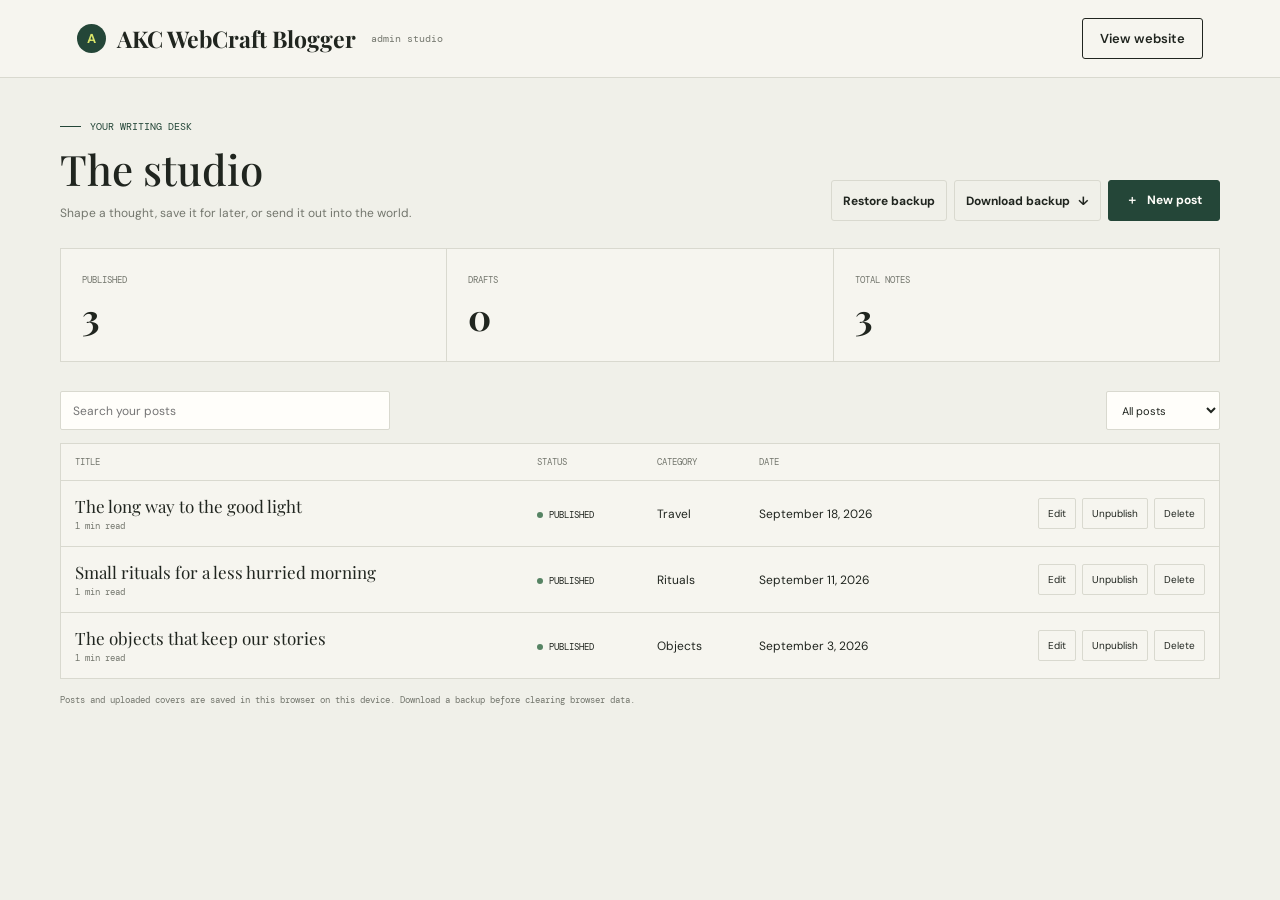
<file: admin.html>
<!doctype html>
<html lang="en">
<head>
  <meta charset="UTF-8">
  <meta name="viewport" content="width=device-width, initial-scale=1.0">
  <meta name="theme-color" content="#f0f0e9">
  <meta name="robots" content="noindex,nofollow">
  <title>AKC WebCraft Blogger | Admin</title>
  <link rel="preconnect" href="https://fonts.googleapis.com">
  <link rel="preconnect" href="https://fonts.gstatic.com" crossorigin>
  <link href="https://fonts.googleapis.com/css2?family=DM+Mono:wght@400;500&family=DM+Sans:wght@400;500;600;700&family=Playfair+Display:wght@500;600;700&display=swap" rel="stylesheet">
  <link rel="stylesheet" href="styles.css">
  <script src="store.js" defer></script>
  <script src="admin.js" defer></script>
</head>
<body>
  <div id="admin-app"></div>
  <noscript>The writing dashboard needs JavaScript enabled.</noscript>
</body>
</html>
</file>
<file: styles.css>
:root {
    color-scheme: light;
    --paper: #f6f5ef;
    --ink: #20251f;
    --muted: #73766d;
    --line: #d9d9cf;
    --forest: #244638;
    --moss: #d9e56a;
    --coral: #ef8269;
    --white: #fffefa;
    --serif: 'Playfair Display', Georgia, serif;
    --sans: 'DM Sans', sans-serif;
    --mono: 'DM Mono', monospace;
}

* {
    box-sizing: border-box;
}

html {
    scroll-behavior: smooth;
}

body {
    margin: 0;
    background: var(--paper);
    color: var(--ink);
    font-family: var(--sans);
    font-size: 15px;
}

button,
input,
textarea,
select {
    font: inherit;
}

button,
a {
    -webkit-tap-highlight-color: transparent;
}

a {
    color: inherit;
    text-decoration: none;
}

button {
    color: inherit;
}

img {
    display: block;
    max-width: 100%;
}

::selection {
    background: var(--moss);
    color: var(--ink);
}

.site-header {
    position: relative;
    z-index: 2;
    display: flex;
    align-items: center;
    justify-content: space-between;
    min-height: 78px;
    padding: 0 clamp(20px, 6vw, 92px);
    border-bottom: 1px solid var(--line);
    background: var(--paper);
}

.brand {
    display: inline-flex;
    align-items: center;
    gap: 11px;
    font-family: var(--serif);
    font-size: 23px;
    font-weight: 700;
    letter-spacing: 0;
}

.brand-mark {
    display: grid;
    width: 29px;
    height: 29px;
    place-items: center;
    border-radius: 50%;
    background: var(--forest);
    color: var(--moss);
    font-family: var(--sans);
    font-size: 13px;
}

.header-note {
    margin-left: 4px;
    color: var(--muted);
    font-family: var(--mono);
    font-size: 10px;
    font-weight: 400;
    letter-spacing: 0;
}

.header-nav {
    display: flex;
    align-items: center;
    gap: 30px;
}

.header-nav a {
    font-size: 13px;
    font-weight: 600;
}

.header-nav a:not(.button-link):hover {
    color: var(--forest);
}

.button-link,
.button {
    display: inline-flex;
    min-height: 41px;
    align-items: center;
    justify-content: center;
    gap: 8px;
    padding: 0 17px;
    border: 1px solid var(--ink);
    border-radius: 3px;
    background: transparent;
    cursor: pointer;
    font-size: 12px;
    font-weight: 700;
    transition: background 160ms ease, color 160ms ease, transform 160ms ease;
}

.button-link:hover,
.button:hover {
    transform: translateY(-1px);
    background: var(--ink);
    color: var(--white);
}

.button-primary {
    border-color: var(--forest);
    background: var(--forest);
    color: var(--white);
}

.button-primary:hover {
    border-color: #183528;
    background: #183528;
    color: white;
}

.button-light {
    border-color: rgba(255, 255, 255, .58);
    color: white;
}

.button-light:hover {
    border-color: white;
    background: white;
    color: var(--ink);
}

.button-danger {
    border-color: #d7a9a1;
    color: #994838;
}

.button-danger:hover {
    border-color: #994838;
    background: #994838;
    color: white;
}

.button-quiet {
    min-height: 34px;
    padding: 0 11px;
    border-color: var(--line);
}

.page-shell {
    width: min(1240px, calc(100% - 48px));
    margin: 0 auto;
}

.home-intro {
    display: flex;
    align-items: end;
    justify-content: space-between;
    gap: 24px;
    padding: 48px 0 27px;
}

.eyebrow,
.section-kicker,
.meta,
.mono-label {
    font-family: var(--mono);
    font-size: 10px;
    letter-spacing: 0;
    text-transform: uppercase;
}

.eyebrow {
    display: flex;
    align-items: center;
    gap: 9px;
    color: var(--forest);
}

.eyebrow::before {
    width: 21px;
    height: 1px;
    background: var(--forest);
    content: '';
}

.home-title {
    max-width: 650px;
    margin: 14px 0 0;
    font-family: var(--serif);
    font-size: clamp(39px, 5.5vw, 72px);
    font-weight: 500;
    letter-spacing: 0;
    line-height: .99;
}

.home-title em {
    color: var(--forest);
    font-weight: 500;
}

.intro-aside {
    max-width: 225px;
    padding-bottom: 3px;
    color: var(--muted);
    font-size: 13px;
    line-height: 1.7;
}

.intro-aside strong {
    color: var(--ink);
    font-weight: 600;
}

.featured {
    position: relative;
    display: grid;
    min-height: 440px;
    overflow: hidden;
    grid-template-columns: 1fr 1fr;
    background: var(--forest);
    color: white;
}

.featured-copy {
    position: relative;
    z-index: 1;
    display: flex;
    flex-direction: column;
    align-items: flex-start;
    justify-content: space-between;
    padding: clamp(28px, 5vw, 64px);
}

.featured .eyebrow {
    color: var(--moss);
}

.featured .eyebrow::before {
    background: var(--moss);
}

.featured h2 {
    max-width: 510px;
    margin: 30px 0 16px;
    font-family: var(--serif);
    font-size: clamp(37px, 4.6vw, 61px);
    font-weight: 500;
    letter-spacing: 0;
    line-height: 1.02;
}

.featured-description {
    max-width: 390px;
    margin: 0;
    color: rgba(255, 255, 255, .76);
    font-size: 14px;
    line-height: 1.75;
}

.featured-bottom {
    display: flex;
    width: 100%;
    align-items: center;
    justify-content: space-between;
    gap: 16px;
    margin-top: 28px;
}

.featured-image {
    position: relative;
    min-height: 360px;
    background: #8d9f76;
}

.featured-image::after {
    position: absolute;
    inset: 0;
    background: linear-gradient(90deg, rgba(36, 70, 56, .24), transparent 35%);
    content: '';
}

.featured-image img {
    width: 100%;
    height: 100%;
    object-fit: cover;
}

.featured-caption {
    position: absolute;
    right: 18px;
    bottom: 17px;
    z-index: 1;
    padding: 7px 9px;
    background: rgba(32, 37, 31, .76);
    color: white;
    font-family: var(--mono);
    font-size: 9px;
    text-transform: uppercase;
}

.section-head {
    display: flex;
    align-items: center;
    justify-content: space-between;
    gap: 24px;
    margin: 69px 0 22px;
    padding-bottom: 15px;
    border-bottom: 1px solid var(--line);
}

.section-head h2 {
    margin: 0;
    font-family: var(--serif);
    font-size: 30px;
    font-weight: 500;
}

.section-kicker {
    color: var(--muted);
}

.filter-row {
    display: flex;
    flex-wrap: wrap;
    gap: 8px;
    margin: 0 0 25px;
}

.filter-chip {
    min-height: 34px;
    padding: 0 12px;
    border: 1px solid var(--line);
    border-radius: 99px;
    background: transparent;
    cursor: pointer;
    color: var(--muted);
    font-size: 11px;
}

.filter-chip:hover,
.filter-chip[aria-pressed="true"] {
    border-color: var(--forest);
    background: var(--forest);
    color: white;
}

.journal-tools {
    display: flex;
    align-items: flex-start;
    justify-content: space-between;
    gap: 14px;
}

.search-label {
    flex: 0 1 245px;
}

.search-label .admin-search {
    width: 100%;
}

.post-grid {
    display: grid;
    grid-template-columns: repeat(3, minmax(0, 1fr));
    gap: 34px 22px;
}

.post-card {
    min-width: 0;
}

.post-card-image {
    position: relative;
    display: block;
    aspect-ratio: 1.42;
    overflow: hidden;
    background: #d8ded0;
}

.post-card-image img {
    width: 100%;
    height: 100%;
    object-fit: cover;
    transition: transform 350ms ease;
}

.post-card-image:hover img {
    transform: scale(1.035);
}

.post-card-image .category-stamp {
    position: absolute;
    right: 10px;
    bottom: 10px;
    padding: 7px 9px;
    background: var(--moss);
    color: var(--ink);
    font-family: var(--mono);
    font-size: 9px;
    text-transform: uppercase;
}

.post-card-copy {
    padding: 15px 1px 0;
}

.post-card-meta {
    display: flex;
    flex-wrap: wrap;
    gap: 9px;
    color: var(--muted);
    font-family: var(--mono);
    font-size: 9px;
    text-transform: uppercase;
}

.post-card h3 {
    margin: 10px 0 8px;
    font-family: var(--serif);
    font-size: 25px;
    font-weight: 500;
    letter-spacing: 0;
    line-height: 1.14;
}

.post-card h3 a:hover {
    color: var(--forest);
}

.post-card p {
    max-width: 390px;
    margin: 0;
    color: var(--muted);
    font-size: 12px;
    line-height: 1.7;
}

.empty-state {
    grid-column: 1 / -1;
    padding: 44px 20px;
    border: 1px dashed var(--line);
    color: var(--muted);
    text-align: center;
}

.empty-state h3 {
    margin: 0 0 8px;
    color: var(--ink);
    font-family: var(--serif);
    font-size: 26px;
    font-weight: 500;
}

.newsletter {
    display: grid;
    grid-template-columns: 1fr minmax(260px, .75fr);
    gap: 35px;
    align-items: center;
    margin-top: 80px;
    padding: 38px clamp(25px, 5vw, 60px);
    background: var(--moss);
}

.newsletter h2 {
    margin: 7px 0 9px;
    font-family: var(--serif);
    font-size: 36px;
    font-weight: 500;
}

.newsletter p {
    margin: 0;
    color: #495038;
    font-size: 13px;
    line-height: 1.65;
}

.newsletter-action {
    justify-self: start;
}

.newsletter-form {
    display: flex;
    gap: 8px;
}

.newsletter-form input {
    width: 100%;
    min-width: 0;
    min-height: 43px;
    padding: 0 12px;
    border: 1px solid rgba(32, 37, 31, .38);
    border-radius: 2px;
    outline: none;
    background: rgba(255, 255, 255, .45);
}

.newsletter-form input:focus {
    border-color: var(--forest);
}

.newsletter-form .button {
    flex: 0 0 auto;
}

.site-footer {
    display: flex;
    align-items: center;
    justify-content: space-between;
    gap: 18px;
    margin-top: 56px;
    padding: 24px 0 33px;
    border-top: 1px solid var(--line);
    color: var(--muted);
    font-family: var(--mono);
    font-size: 9px;
    text-transform: uppercase;
}

.article-shell {
    width: min(800px, calc(100% - 44px));
    margin: 0 auto;
}

.article-back {
    display: inline-block;
    margin: 35px 0 30px;
    color: var(--forest);
    font-size: 12px;
    font-weight: 700;
}

.article-header {
    max-width: 760px;
    margin: 0 auto;
    text-align: center;
}

.article-header .eyebrow {
    justify-content: center;
}

.article-title {
    margin: 20px 0 13px;
    font-family: var(--serif);
    font-size: clamp(42px, 7vw, 74px);
    font-weight: 500;
    letter-spacing: 0;
    line-height: 1.02;
}

.article-deck {
    max-width: 610px;
    margin: 0 auto;
    color: var(--muted);
    font-size: 16px;
    line-height: 1.65;
}

.article-byline {
    display: flex;
    justify-content: center;
    gap: 12px;
    margin: 21px 0 30px;
    color: var(--muted);
    font-family: var(--mono);
    font-size: 10px;
    text-transform: uppercase;
}

.article-cover {
    width: 100%;
    max-height: 520px;
    aspect-ratio: 1.8;
    object-fit: cover;
}

.article-content {
    max-width: 640px;
    margin: 41px auto 0;
    font-family: var(--serif);
    font-size: 19px;
    line-height: 1.9;
}

.article-content p {
    margin: 0 0 23px;
}

.article-content p:first-child::first-letter {
    float: left;
    padding: 6px 8px 0 0;
    color: var(--forest);
    font-size: 63px;
    line-height: .8;
}

.article-tags {
    display: flex;
    flex-wrap: wrap;
    gap: 8px;
    max-width: 640px;
    margin: 35px auto 75px;
}

.article-tags span {
    padding: 7px 10px;
    border: 1px solid var(--line);
    border-radius: 99px;
    color: var(--muted);
    font-family: var(--mono);
    font-size: 9px;
    text-transform: uppercase;
}

.admin-shell {
    min-height: calc(100vh - 78px);
    background: #f0f0e9;
}

.admin-main {
    width: min(1160px, calc(100% - 48px));
    margin: 0 auto;
    padding: 42px 0 75px;
}

.admin-heading {
    display: flex;
    align-items: end;
    justify-content: space-between;
    gap: 18px;
    margin-bottom: 27px;
}

.admin-heading h1 {
    margin: 8px 0 0;
    font-family: var(--serif);
    font-size: 42px;
    font-weight: 500;
}

.admin-heading p {
    margin: 8px 0 0;
    color: var(--muted);
    font-size: 12px;
}

.admin-actions {
    display: flex;
    flex-wrap: wrap;
    justify-content: flex-end;
    gap: 7px;
}

.backup-button {
    position: relative;
    cursor: pointer;
}

.backup-button input {
    position: absolute;
    width: 1px;
    height: 1px;
    overflow: hidden;
    clip: rect(0, 0, 0, 0);
}

.stats-grid {
    display: grid;
    grid-template-columns: repeat(3, 1fr);
    gap: 1px;
    margin-bottom: 29px;
    border: 1px solid var(--line);
    background: var(--line);
}

.stat {
    min-height: 112px;
    padding: 19px 21px;
    background: var(--paper);
}

.stat-label {
    color: var(--muted);
    font-family: var(--mono);
    font-size: 9px;
    text-transform: uppercase;
}

.stat-value {
    display: block;
    margin-top: 10px;
    font-family: var(--serif);
    font-size: 36px;
    line-height: 1;
}

.admin-toolbar {
    display: flex;
    align-items: center;
    justify-content: space-between;
    gap: 14px;
    margin-bottom: 13px;
}

.admin-search {
    width: min(330px, 100%);
    min-height: 39px;
    padding: 0 12px;
    border: 1px solid var(--line);
    border-radius: 2px;
    background: var(--white);
    outline: none;
    font-size: 12px;
}

.admin-search:focus,
.field input:focus,
.field textarea:focus,
.field select:focus {
    border-color: var(--forest);
    box-shadow: 0 0 0 2px rgba(36, 70, 56, .1);
}

.filter-select {
    min-height: 39px;
    padding: 0 32px 0 11px;
    border: 1px solid var(--line);
    border-radius: 2px;
    background: var(--white);
    color: var(--ink);
    font-size: 11px;
}

.table-wrap {
    overflow-x: auto;
    border: 1px solid var(--line);
    background: var(--paper);
}

.posts-table {
    width: 100%;
    border-collapse: collapse;
    text-align: left;
}

.posts-table th {
    padding: 12px 14px;
    border-bottom: 1px solid var(--line);
    color: var(--muted);
    font-family: var(--mono);
    font-size: 9px;
    font-weight: 400;
    text-transform: uppercase;
    white-space: nowrap;
}

.posts-table td {
    padding: 14px;
    border-bottom: 1px solid var(--line);
    font-size: 12px;
}

.posts-table tr:last-child td {
    border-bottom: 0;
}

.post-cell-title {
    min-width: 185px;
    font-family: var(--serif);
    font-size: 17px !important;
}

.post-cell-title small {
    display: block;
    margin-top: 3px;
    color: var(--muted);
    font-family: var(--mono);
    font-size: 9px;
}

.status-pill {
    display: inline-flex;
    align-items: center;
    gap: 6px;
    font-family: var(--mono);
    font-size: 9px;
    text-transform: uppercase;
}

.status-pill::before {
    width: 6px;
    height: 6px;
    border-radius: 50%;
    background: var(--coral);
    content: '';
}

.status-pill.is-published::before {
    background: #568363;
}

.row-actions {
    display: flex;
    justify-content: end;
    gap: 6px;
    white-space: nowrap;
}

.row-action {
    min-height: 31px;
    padding: 0 9px;
    border: 1px solid var(--line);
    border-radius: 2px;
    background: transparent;
    cursor: pointer;
    font-size: 10px;
}

.row-action:hover {
    border-color: var(--forest);
    color: var(--forest);
}

.row-action.is-danger:hover {
    border-color: #994838;
    color: #994838;
}

.admin-note {
    margin: 15px 0 0;
    color: var(--muted);
    font-family: var(--mono);
    font-size: 9px;
}

.editor-shell {
    width: min(880px, calc(100% - 44px));
    margin: 0 auto;
    padding: 39px 0 75px;
}

.editor-top {
    display: flex;
    align-items: center;
    justify-content: space-between;
    gap: 15px;
    margin-bottom: 25px;
}

.editor-top h1 {
    margin: 7px 0 0;
    font-family: var(--serif);
    font-size: 38px;
    font-weight: 500;
}

.editor-fields {
    display: grid;
    grid-template-columns: 1fr 1fr;
    gap: 18px 20px;
    padding: 25px;
    border: 1px solid var(--line);
    background: var(--paper);
}

.field {
    display: flex;
    min-width: 0;
    flex-direction: column;
    gap: 7px;
}

.field-full {
    grid-column: 1 / -1;
}

.field label {
    color: var(--muted);
    font-family: var(--mono);
    font-size: 9px;
    text-transform: uppercase;
}

.field input,
.field textarea,
.field select {
    width: 100%;
    min-height: 42px;
    padding: 10px 12px;
    border: 1px solid var(--line);
    border-radius: 2px;
    background: var(--white);
    outline: none;
    font-size: 12px;
}

.field textarea {
    min-height: 102px;
    resize: vertical;
    line-height: 1.6;
}

.field textarea.body-input {
    min-height: 280px;
    font-family: var(--sans);
}

.field input[type="file"] {
    padding: 7px;
}

.field input[type="file"]::file-selector-button {
    min-height: 27px;
    margin-right: 10px;
    padding: 0 10px;
    border: 1px solid var(--line);
    border-radius: 2px;
    background: var(--paper);
    cursor: pointer;
    font-size: 11px;
}

.field-hint {
    color: var(--muted);
    font-size: 10px;
    line-height: 1.5;
}

.cover-preview {
    width: min(100%, 560px);
    max-height: 300px;
    aspect-ratio: 1.8;
    margin-top: 5px;
    border: 1px solid var(--line);
    background: #e7e8dd;
    object-fit: contain;
}

.cover-preview[hidden] {
    display: none;
}

.featured-toggle {
    display: flex;
    grid-column: 1 / -1;
    align-items: center;
    gap: 9px;
    color: var(--muted);
    font-size: 12px;
}

.featured-toggle input {
    width: 16px;
    height: 16px;
    accent-color: var(--forest);
}

.editor-actions {
    display: flex;
    justify-content: space-between;
    gap: 12px;
    margin-top: 18px;
}

.editor-actions-right {
    display: flex;
    gap: 8px;
}

.form-message {
    min-height: 18px;
    margin: 11px 0 0;
    color: #994838;
    font-size: 11px;
}

.toast {
    position: fixed;
    right: 20px;
    bottom: 20px;
    z-index: 5;
    max-width: calc(100% - 40px);
    padding: 13px 17px;
    background: var(--ink);
    color: white;
    font-size: 12px;
    box-shadow: 0 4px 20px rgba(0, 0, 0, .15);
    animation: toast-in 180ms ease-out;
}

.visually-hidden {
    position: absolute;
    top: 0;
    left: 0;
    width: 1px;
    height: 1px;
    padding: 0;
    overflow: hidden;
    clip: rect(0, 0, 0, 0);
    white-space: nowrap;
    border: 0;
}

@keyframes toast-in {
    from {
        opacity: 0;
        transform: translateY(7px);
    }
    to {
        opacity: 1;
        transform: translateY(0);
    }
}

@media (prefers-reduced-motion: no-preference) {
    .home-intro,
    .featured,
    .post-card {
        animation: rise-in 500ms both ease-out;
    }
    .featured {
        animation-delay: 70ms;
    }
    .post-card:nth-child(2) {
        animation-delay: 50ms;
    }
    .post-card:nth-child(3) {
        animation-delay: 100ms;
    }
    @keyframes rise-in {
        from {
            opacity: 0;
            transform: translateY(9px);
        }
        to {
            opacity: 1;
            transform: translateY(0);
        }
    }
}

@media (max-width: 760px) {
    .site-header {
        min-height: 67px;
        padding: 0 20px;
    }
    .header-note {
        display: none;
    }
    .header-nav {
        gap: 17px;
    }
    .header-nav a {
        font-size: 11px;
    }
    .button-link {
        min-height: 36px;
        padding: 0 12px;
    }
    .page-shell {
        width: min(100% - 36px, 600px);
    }
    .home-intro {
        align-items: start;
        flex-direction: column;
        padding-top: 39px;
    }
    .home-title {
        max-width: 530px;
        font-size: clamp(43px, 10vw, 61px);
    }
    .intro-aside {
        max-width: 420px;
    }
    .featured {
        grid-template-columns: 1fr;
    }
    .featured-copy {
        min-height: 355px;
        padding: 28px;
    }
    .featured h2 {
        margin-top: 22px;
        font-size: 43px;
    }
    .featured-image {
        min-height: 245px;
        max-height: 330px;
    }
    .featured-image::after {
        background: linear-gradient(0deg, rgba(36, 70, 56, .18), transparent 40%);
    }
    .post-grid {
        grid-template-columns: repeat(2, minmax(0, 1fr));
        gap: 27px 15px;
    }
    .journal-tools {
        flex-direction: column;
    }
    .search-label {
        flex: auto;
        width: 100%;
    }
    .post-card h3 {
        font-size: 22px;
    }
    .newsletter {
        grid-template-columns: 1fr;
        gap: 20px;
        margin-top: 59px;
    }
    .admin-main {
        width: calc(100% - 36px);
    }
    .admin-heading h1 {
        font-size: 37px;
    }
}

@media (max-width: 520px) {
    .brand {
        font-size: 21px;
    }
    .header-nav {
        gap: 12px;
    }
    .header-nav a {
        font-size: 10px;
    }
    .header-nav .button-link {
        min-height: 33px;
        padding: 0 9px;
        font-size: 10px;
    }
    .post-grid {
        grid-template-columns: 1fr;
        gap: 25px;
    }
    .filter-row {
        gap: 6px;
    }
    .filter-chip {
        padding: 0 10px;
    }
    .post-card-image {
        aspect-ratio: 1.6;
    }
    .section-head {
        align-items: baseline;
        margin-top: 54px;
    }
    .newsletter {
        padding: 28px 21px;
    }
    .newsletter-form {
        flex-direction: column;
    }
    .newsletter-form .button {
        align-self: flex-start;
    }
    .site-footer {
        align-items: flex-start;
        flex-direction: column;
    }
    .article-shell {
        width: calc(100% - 36px);
    }
    .article-title {
        font-size: 43px;
    }
    .article-deck {
        font-size: 14px;
    }
    .article-content {
        margin-top: 30px;
        font-size: 18px;
    }
    .admin-heading {
        align-items: flex-start;
        flex-direction: column;
    }
    .admin-actions {
        justify-content: flex-start;
    }
    .stats-grid {
        grid-template-columns: 1fr 1fr;
    }
    .stat {
        min-height: 95px;
        padding: 15px;
    }
    .stat:last-child {
        grid-column: 1 / -1;
    }
    .admin-toolbar {
        align-items: stretch;
        flex-direction: column;
    }
    .admin-search {
        width: 100%;
    }
    .filter-select {
        width: 100%;
    }
    .editor-fields {
        grid-template-columns: 1fr;
        gap: 15px;
        padding: 19px;
    }
    .field-full {
        grid-column: auto;
    }
    .editor-top {
        align-items: flex-start;
    }
    .editor-top h1 {
        font-size: 32px;
    }
    .editor-actions {
        align-items: stretch;
        flex-direction: column-reverse;
    }
    .editor-actions-right {
        justify-content: flex-end;
    }
}
</file>
